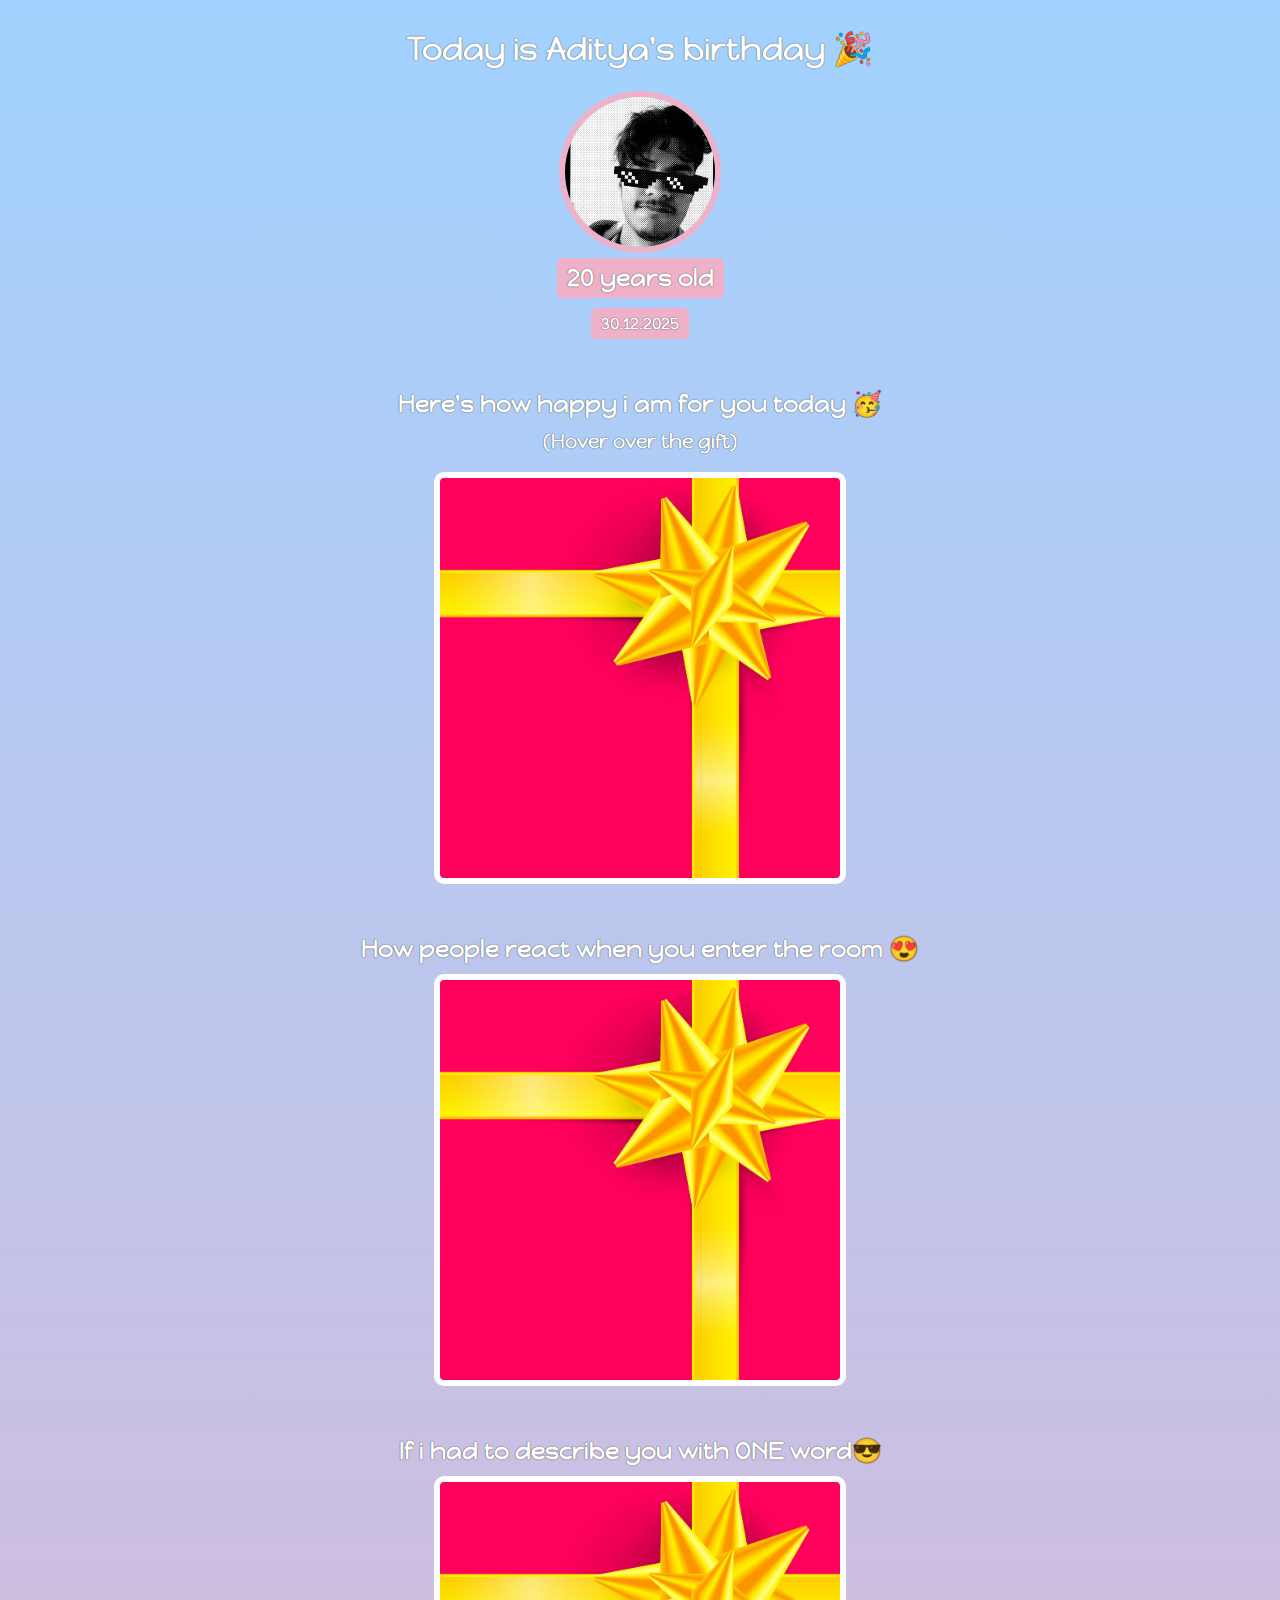
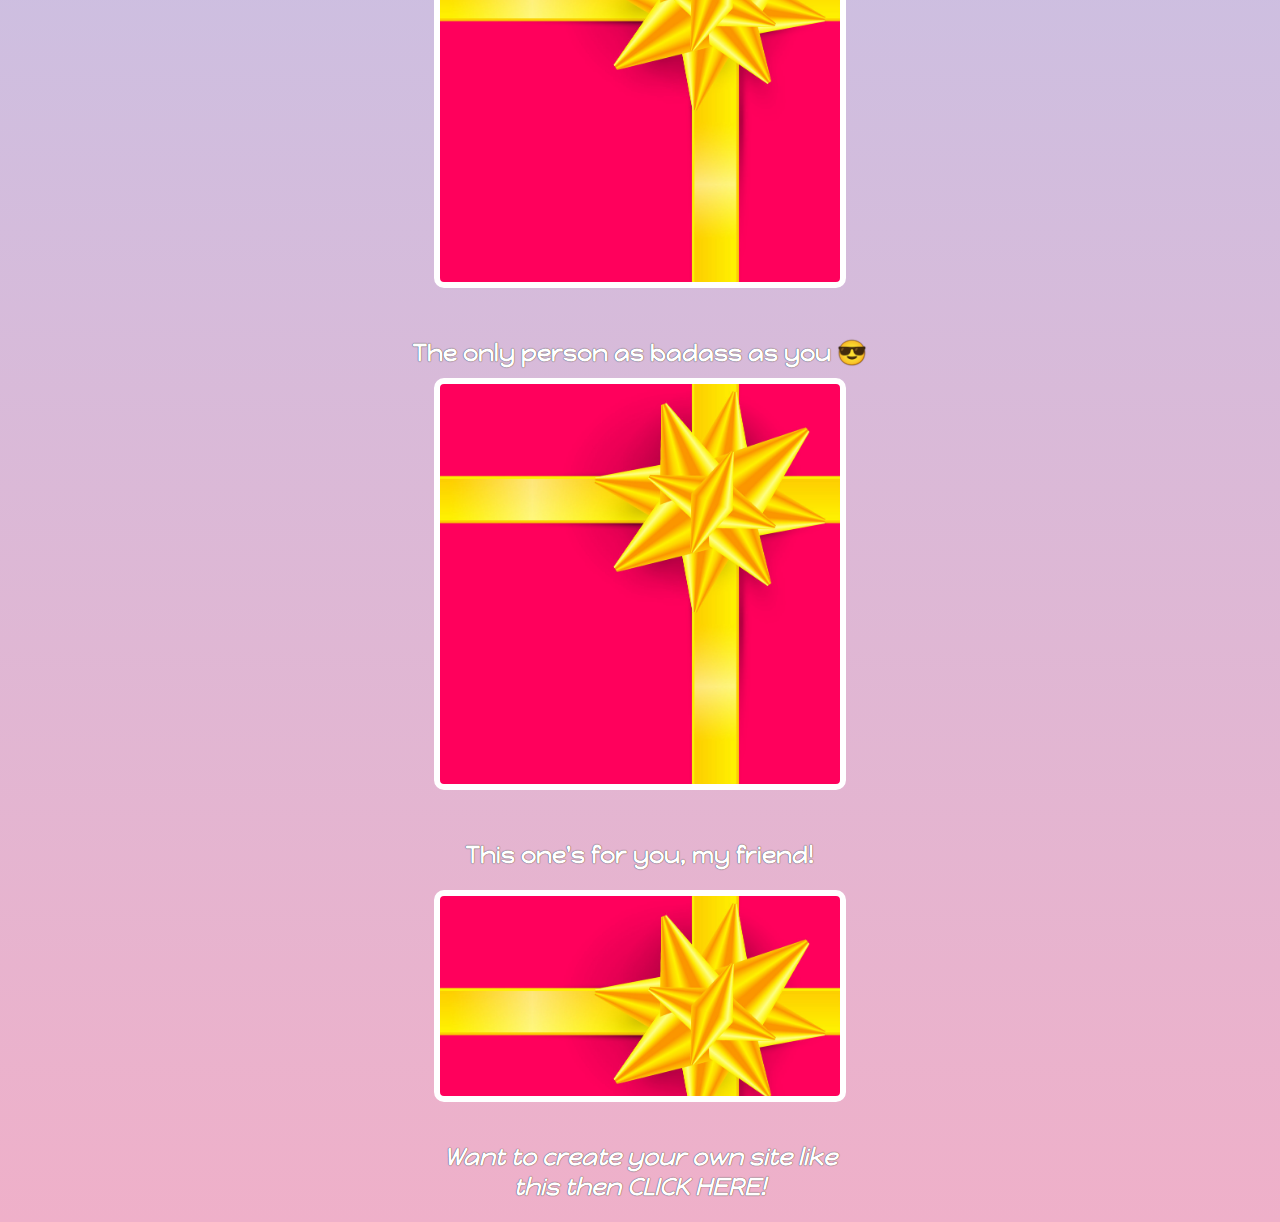
<file: birthday gift site/index.html>
<!DOCTYPE html>
<html lang="en">

<head>
    <meta charset="UTF-8">
    <meta name="viewport" content="width=device-width, initial-scale=1.0">
    <title>Birthday-Gift</title>
    <link rel="stylesheet" href="style.css">
    <link rel="preconnect" href="https://fonts.googleapis.com">
    <link rel="preconnect" href="https://fonts.gstatic.com" crossorigin>
    <link href="https://fonts.googleapis.com/css2?family=Happy+Monkey&family=Orbitron:wght@400..900&display=swap"
        rel="stylesheet">
</head>

<body>
    <div id="header">
        <h1>Today is Aditya's birthday &#x1F389</h1>
        <img id="myimage" src="images/me.jpeg" alt="">
        <h2 id="bage">20 years old</h2>
        <h4 id="bdate">30.12.2025</h4>
    </div>
    <div class="gift-section">
        <h2 class="gift-title">Here's how happy i am for you today 🥳</h2>
        <h3 class="gift-hint">(Hover over the gift)</h3>
        <div class="gift-img" id="gf1"></div>
    </div>
    <div class="gift-section">
        <h2 class="gift-title">How people react when you enter the room 😍</h2>
        <div class="gift-img" id="gf2"></div>
    </div>
    <div class="gift-section">
        <h2 class="gift-title">If i had to describe you with ONE word😎</h2>
        <div class="gift-img" id="gf3"></div>
    </div>
    <div class="gift-section">
        <h2 class="gift-title">The only person as badass as you 😎</h2>
        <div class="gift-img" id="gf4"></div>
    </div>
    <div class="gift-section">
        <h2>This one's for you, my friend!</h2>
        <div class="gift-img" id="gf5"></div>
    </div>
    <div class="footer">
        <h2>Want to create your own site like this then <a href="https://scrimba.com/learn/htmlandcss" target="_blank" id="lnk">CLICK HERE!</a> </h2>
    </div>
</body>

</html>
</file>
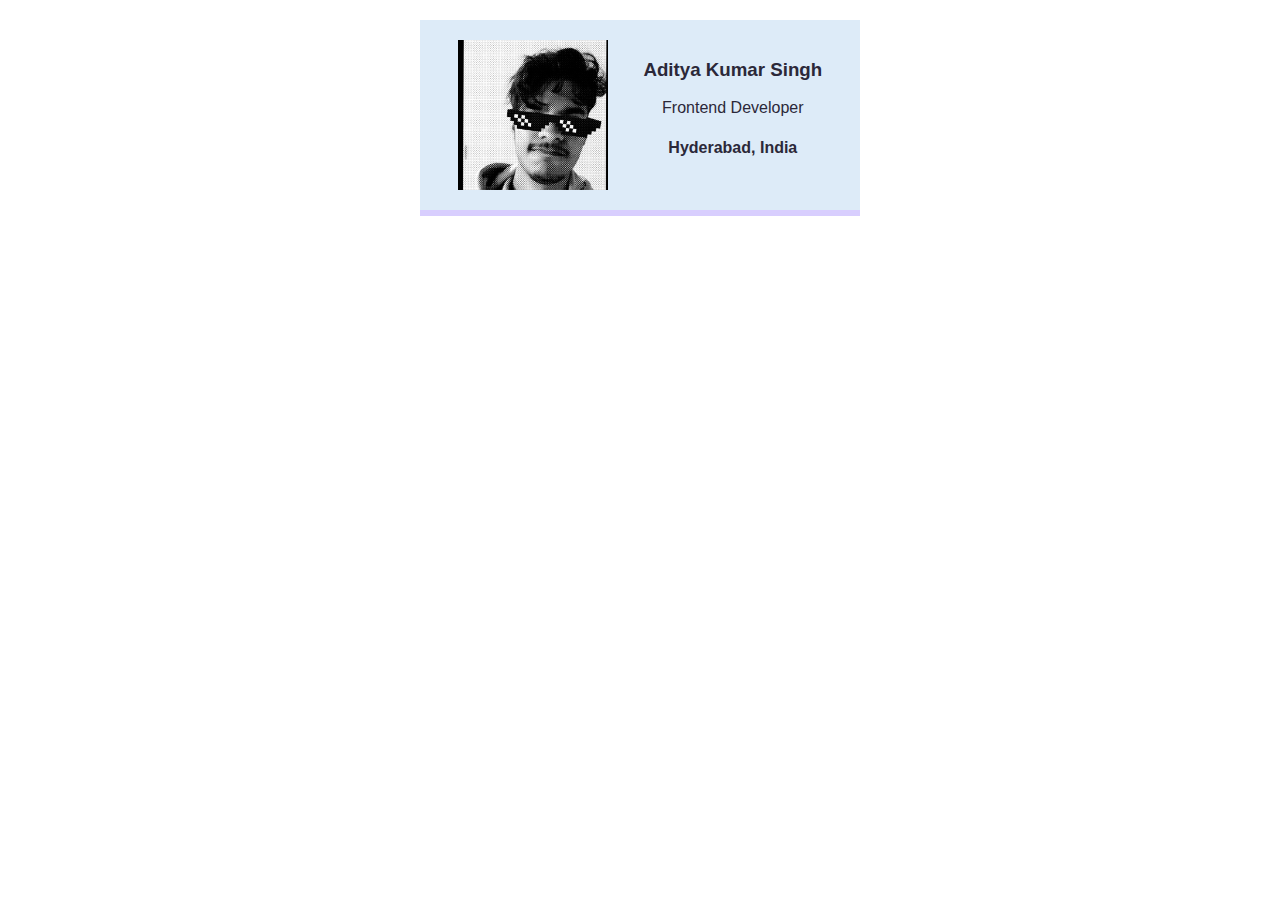
<file: business card/index.html>
<!DOCTYPE html>
<html lang="en">
<head>
    <meta charset="UTF-8">
    <meta name="viewport" content="width=device-width, initial-scale=1.0">
    <title>Business-Card</title>
    <link rel="stylesheet" href="style.css">
</head>
<body>
    <div class="card">
        <img class="profile" src="images/me.jpeg" alt="my profile">
        <div>
            <h3>Aditya Kumar Singh</h3>
            <p>Frontend Developer</p>
            <h4>Hyderabad, India</h4>
        </div>
    </div>
</body>
</html>
</file>
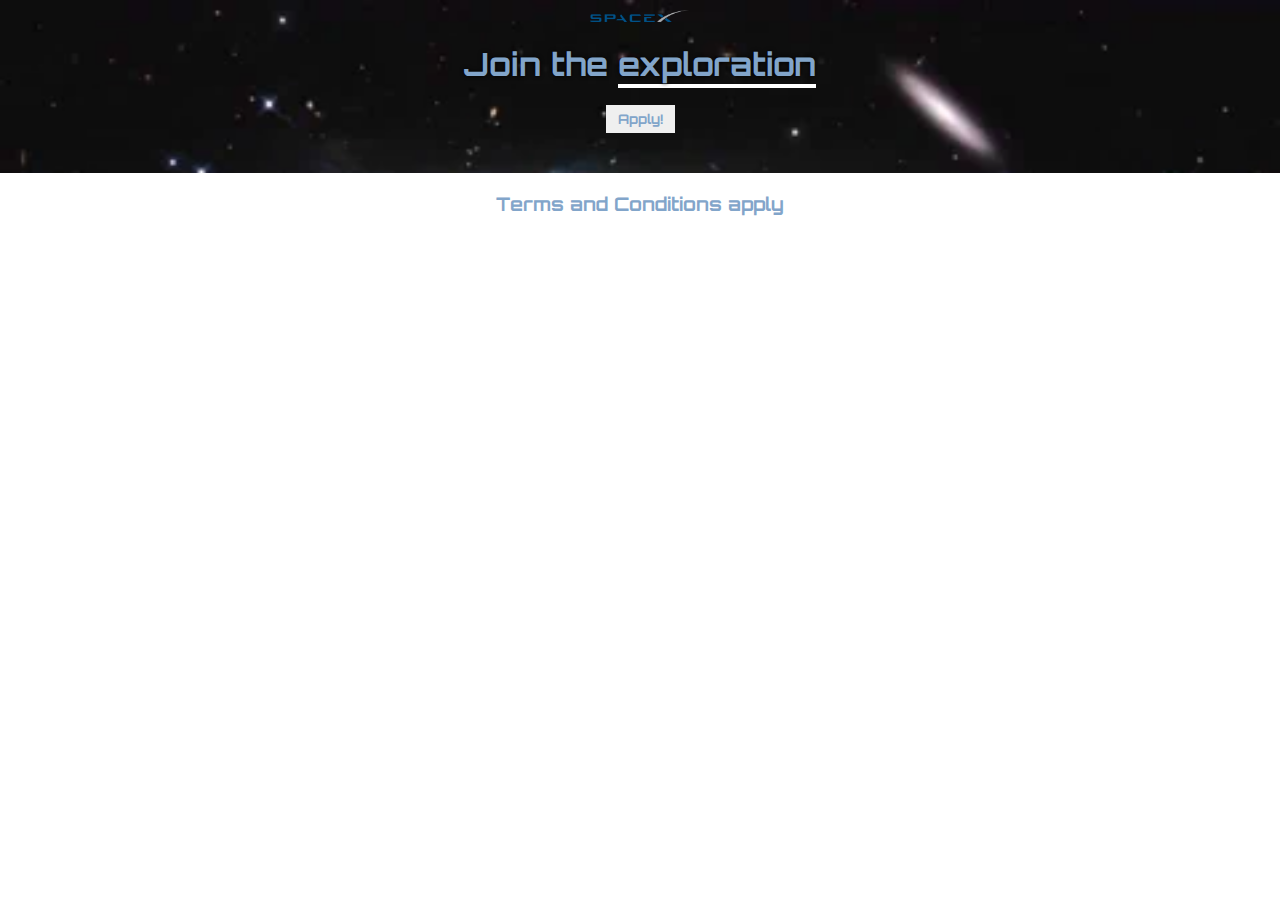
<file: space exploration/index.html>
<!DOCTYPE html>
<html lang="en">
<head>
    <meta charset="UTF-8">
    <meta name="viewport" content="width=device-width, initial-scale=1.0">
    <title>Space-Exploration</title>
    <link rel="stylesheet" href="style.css">
    <link rel="preconnect" href="https://fonts.googleapis.com">
<link rel="preconnect" href="https://fonts.gstatic.com" crossorigin>
<link href="https://fonts.googleapis.com/css2?family=Orbitron:wght@400..900&display=swap" rel="stylesheet">
</head>
<body>
    <div id="hero">
        <img src="images/spacex.png" alt="" id="logo">
        <h1 id="title">Join the <span class="cta">exploration</span></h1>
        <button class="btn-apply">Apply!</button>
    </div>
    <h3>Terms and Conditions apply</h3>
</body>
</html>
</file>
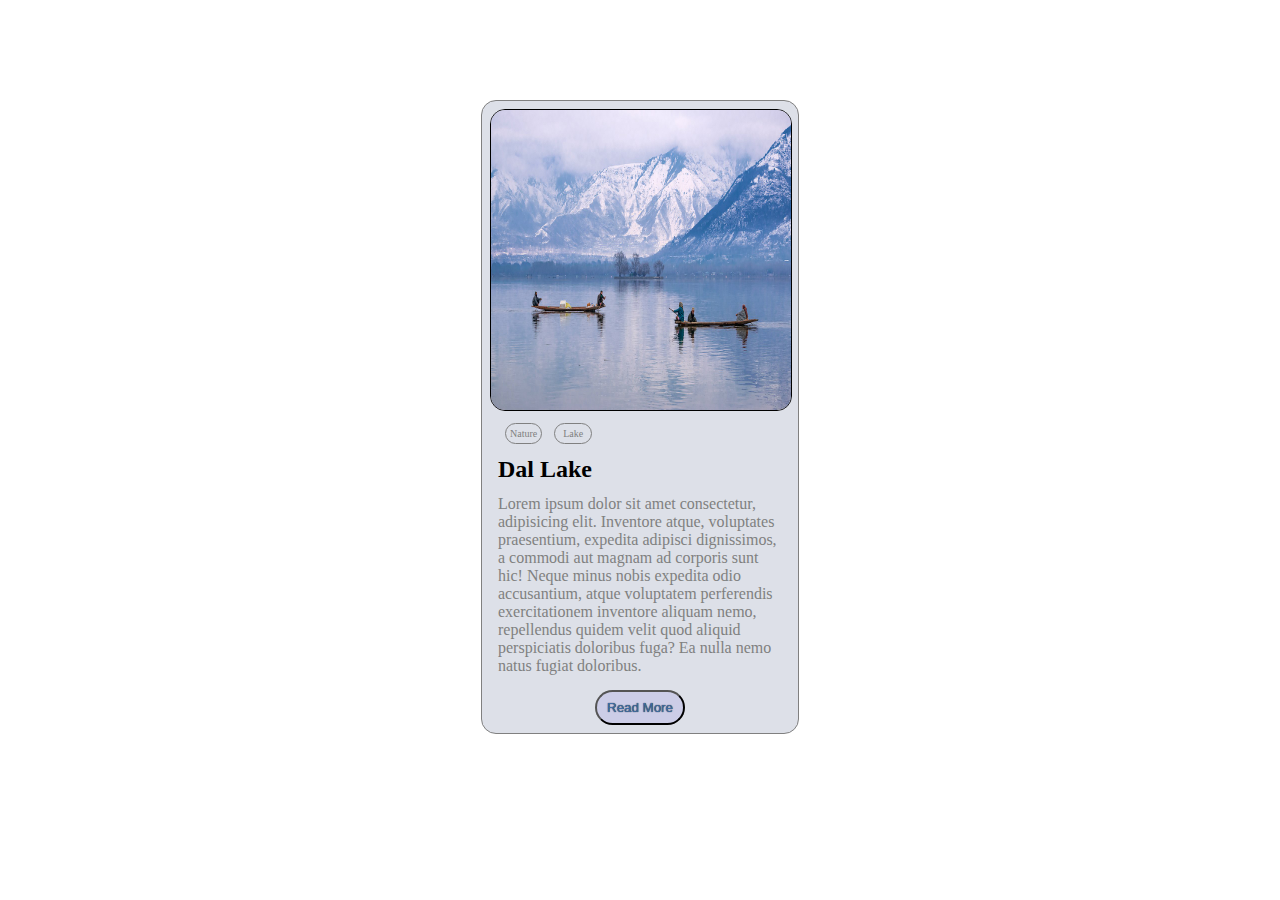
<file: Travel Card/index.html>
<!DOCTYPE html>
<html lang="en">
<head>
    <meta charset="UTF-8">
    <meta name="viewport" content="width=device-width, initial-scale=1.0">
    <title>Travel Card</title>
    <link rel="stylesheet" href="style.css">
</head>
<body>
    <div class="card">
        <img src="images/dal.jpg" alt="" class="avatar">
        <span class="capsule1">Nature</span>
        <span class="capsule2">Lake</span>
        <h2 id="title">Dal Lake</h2>
        <p id="description">Lorem ipsum dolor sit amet consectetur, adipisicing elit. Inventore atque, voluptates praesentium, expedita adipisci dignissimos, a commodi aut magnam ad corporis sunt hic! Neque minus nobis expedita odio accusantium, atque voluptatem perferendis exercitationem inventore aliquam nemo, repellendus quidem velit quod aliquid perspiciatis doloribus fuga? Ea nulla nemo natus fugiat doloribus.</p>

        <div class="button">
            <a href="https://en.wikipedia.org/wiki/Dal_Lake" target="_blank"><button id="rmo">Read More</button></a>
        </div>
        
    </div>
</body>
</html>
</file>
<file: birthday gift site/style.css>
body{
    font-family: 'Happy Monkey','cursive';
    text-align: center;
    color: #ffffff;
    background: linear-gradient(#a2d2ff,#EFB0c9);
}
h1,h2,h3,h4,p{
    text-shadow: 0 0 1px black;
}
#bage{
    background: #EFB0c9;
    padding: 5px 10px;
    border-radius: 5px;
    margin: 5px 0 10px 0;
}
#bdate{
    margin: 0;
    background: #EFB0c9;
    padding: 5px 10px;
    border-radius: 5px;
    
}

#myimage{
    width: 150px;
    border-radius: 50%;
    border: 6px solid #EFB0c9;
    
}
#header{
    display: flex;
    flex-direction: column;
    align-items: center;
}
.gift-section{
    margin-top: 50px;
}
.gift-title{
    margin-bottom: 10px;
}
.gift-hint{
    margin-top: 0;
}
.gift-img{
    background-image: url("images/gift-cover.jpg");
    background-size: cover;
    height: 400px;
    width: 400px;
    margin: 0 auto;
    border: 6px solid white;
    border-radius: 10px;
}
#gf1:hover{
    background-image: url("images/happy.gif");
}
#gf2:hover{
    background-image: url("images/hot.gif");
}
#gf3:hover{
    background-image: url("images/genius.gif");
}
#gf4:hover{
    background-image: url("images/badass.gif");
}
#gf5{
    height: 200px;
}
#gf5:hover{
    background-image: url("images/cheers.gif");
}
.footer{
    width: 400px;
    margin: 40px auto 20px;
    font-style: italic;
}
#lnk{
    text-decoration: none;
    color: white;
    
}
</file>
<file: business card/style.css>
body{
    margin: 20px;
    font-family: Verdana, Geneva, Tahoma, sans-serif;
    
}
.profile{
    width: 150px;
}
.card{
    width: 400px;
    padding: 20px;
    display: flex;
    justify-content: space-around;
    margin: 0 auto;
    text-align: center;
    color: #2b2839;
    background: #ddebf8;
    border-bottom: 6px solid #d8cefe;
    
}
.outline{
    border: 1px dotted blue;
}
</file>
<file: space exploration/style.css>
body{
    color: #82a5ca;
    font-family: 'Orbitron','sans-serif';
    margin: 0;
}
#hero{
    background-image: url("images/galaxy.webp");
    background-size: cover;
    padding: 10px 0 40px 0;
}
#title{
    text-shadow: 0px 0px 4px black;
}
h3{
    text-align: center;
}
h1{
    text-align: center;
    
}
.btn-apply{
    display: block;
    margin: 0 auto;
    padding: 6px 12px;
    color: #82a5ca;
    border: none;
    font-family: 'Orbitron','sans-serif';
    font-weight: bold;
}
.cta{

    border-bottom: 4px solid white;
    

}
#logo{
    width: 100px;
    display: block;
    margin: 0 auto;
}
</file>
<file: Travel Card/style.css>
*{
    margin: 0;
    padding: 0;
}
.card{
    width: 300px;
    border: 1px solid gray;
    margin: 100px auto;
    padding: 8px;
    border-radius: 15px;
    background: #dde0e8;

}
.avatar{
    width: 300px;
    height: 300px;
    border-radius: 15px;
    margin-bottom: 8px;
    border: 1px solid black;
}
.capsule1{
    border: 1px solid grey;
    padding: 4px 4px;
    margin: 0 0 0 15px ;
    border-radius: 25px;
    font-size: 10px;
    color: gray;
}
.capsule2{
    border: 1px solid grey;
    padding: 4px 8px;
    margin: 0 0 0 8px ;
    border-radius: 25px;
    font-size: 10px;
    color: gray;
}
#title{
    margin-top: 15px;
    padding-left: 8px;

}
#description{
    padding: 0 8px;
    margin-top: 12px;
    color: gray;
}
.button{
    margin-top: 15px;
    display: flex;
    justify-content: center;

}
#rmo{
    text-shadow: 0 0 1px black;
    color: #3E6EA6;
    padding: 8px 10px;
    background: #CCCDE7;
    border-radius: 25px;
    cursor: pointer;
}
#rmo:hover{
    background: #9cabbc;
}
</file>
